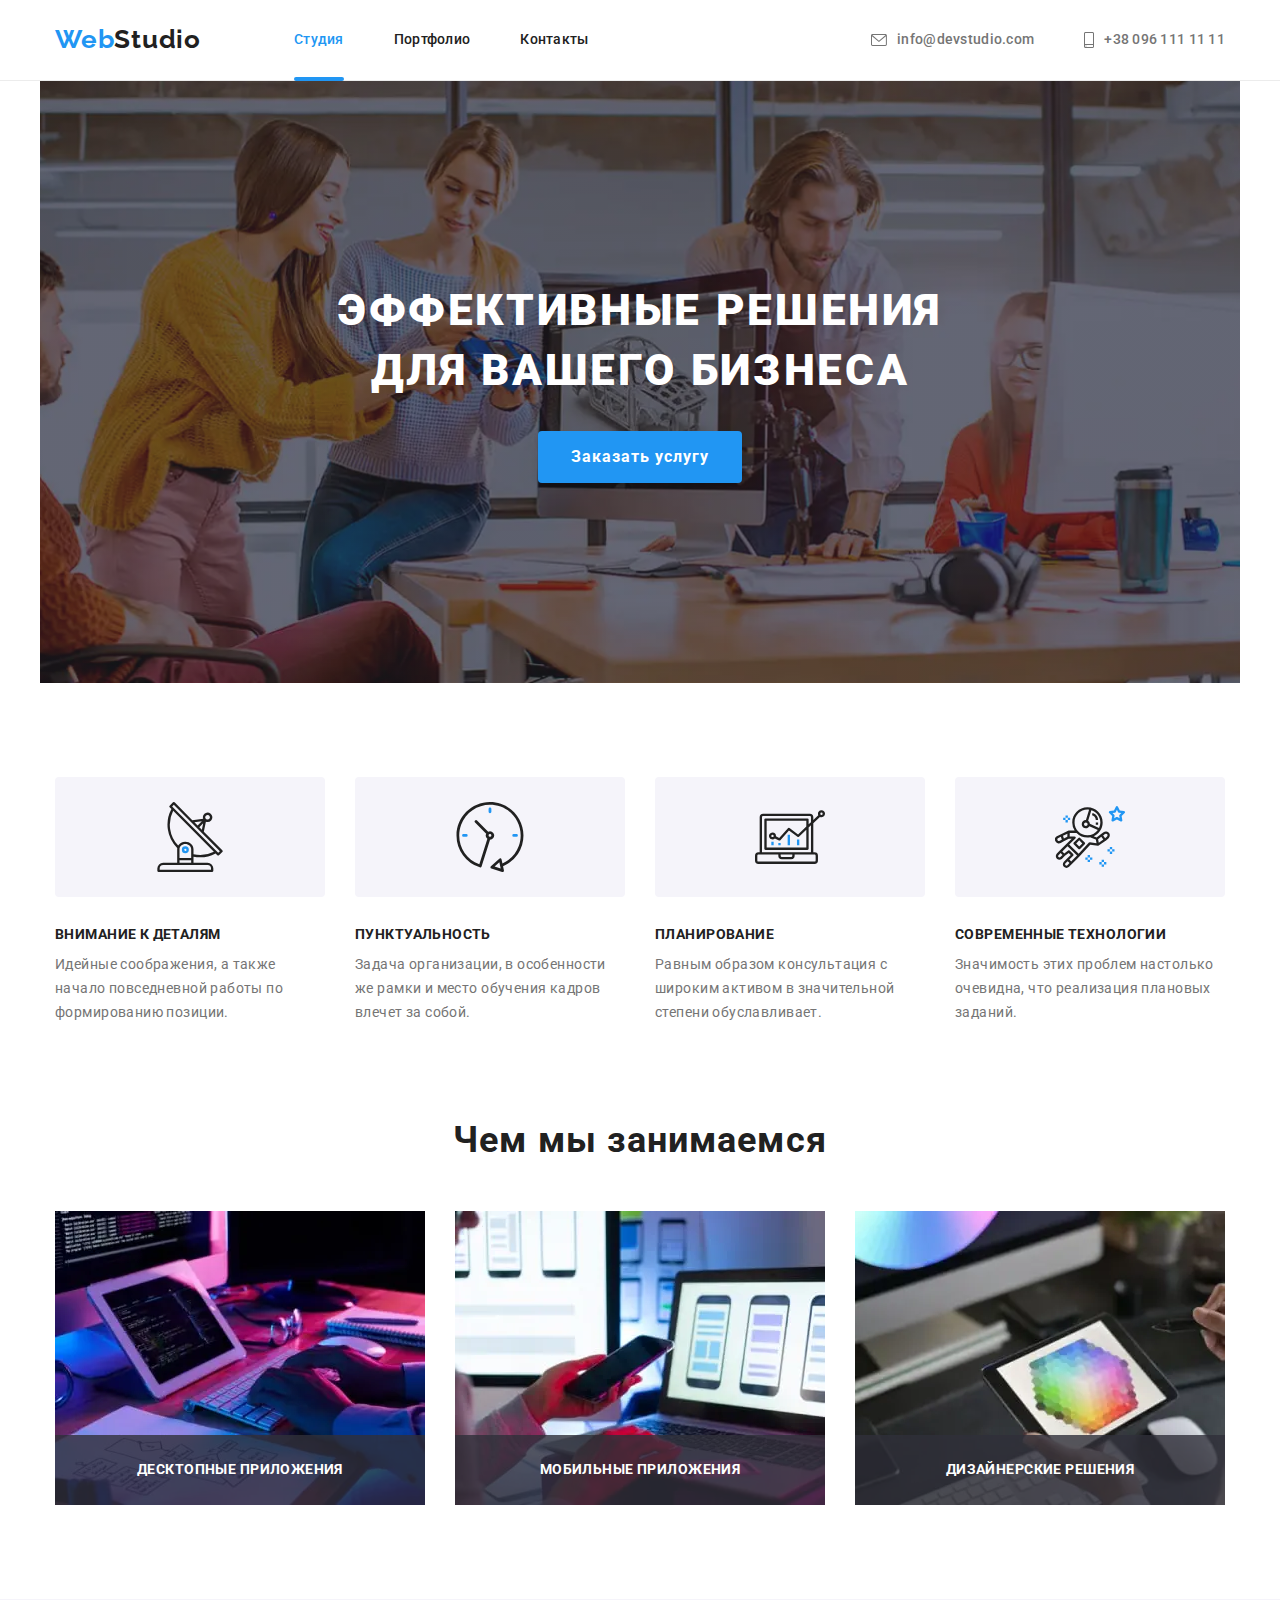
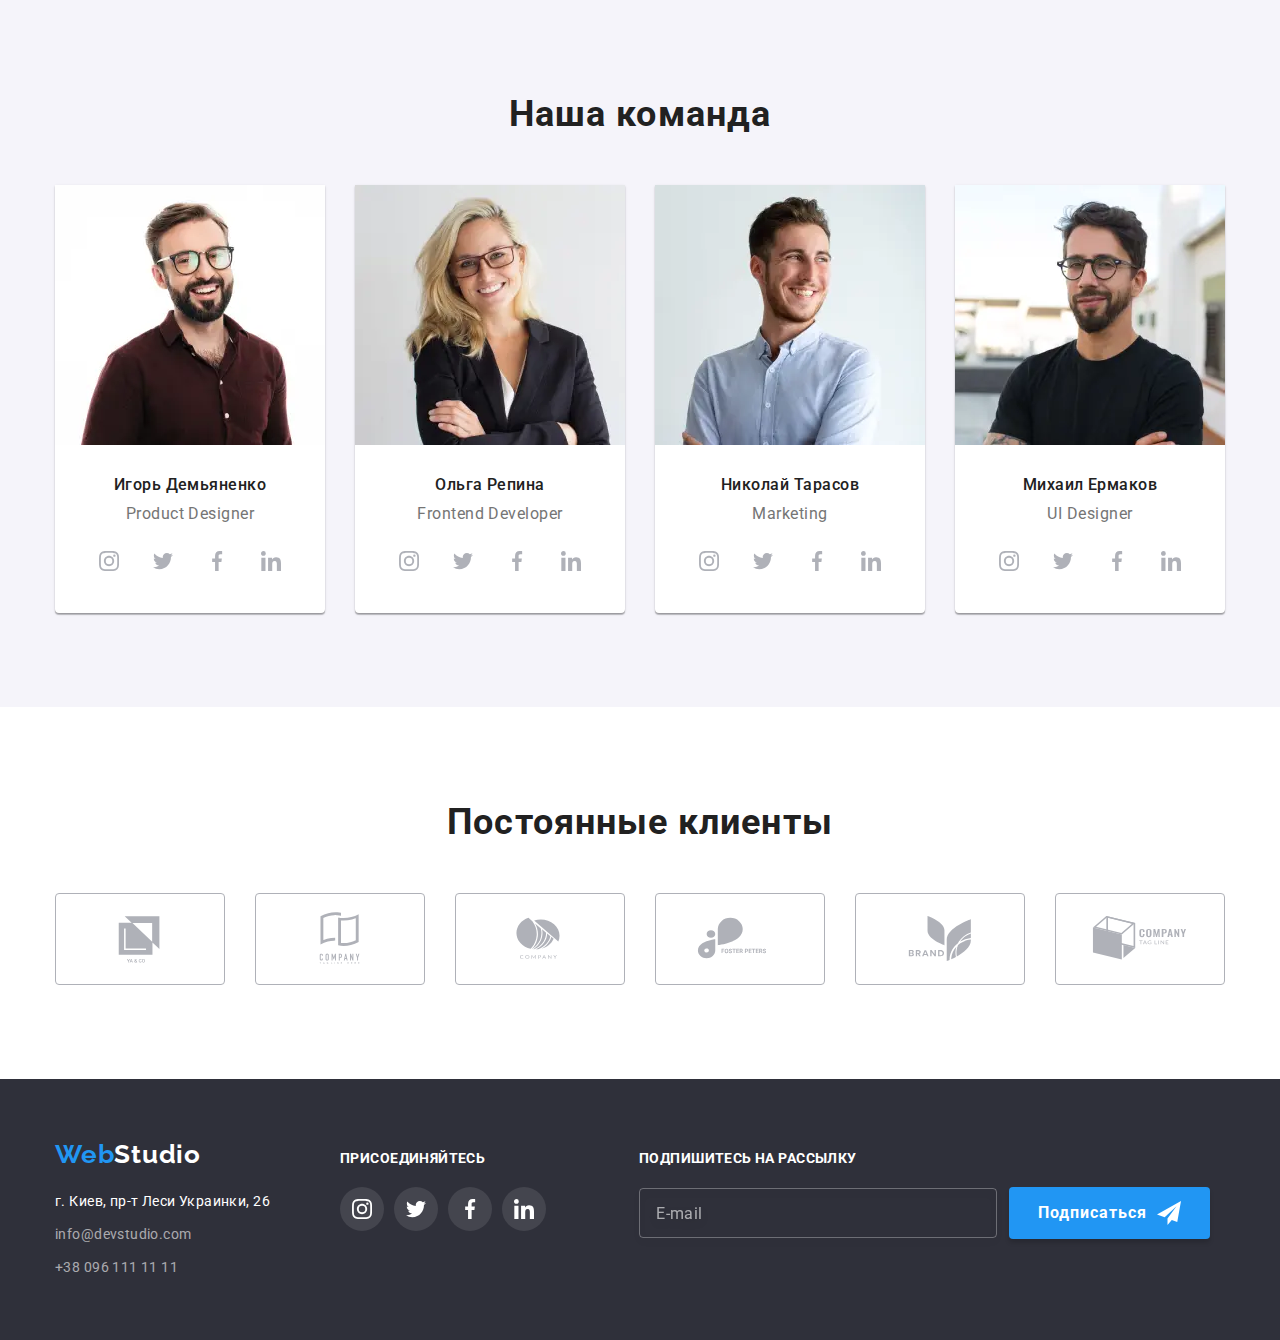
<file: index.html>
<!DOCTYPE html>
<html lang="ru">
<head>
  <meta charset="UTF-8">
  <meta http-equiv="X-UA-Compatible" content="IE=edge">
  <meta name="viewport" content="width=device-width, initial-scale=1.0" />
  <title>Web Studio</title>
  <link rel="preconnect" href="https://fonts.googleapis.com">
  <link rel="preconnect" href="https://fonts.gstatic.com" crossorigin>
  <link href="https://fonts.googleapis.com/css2?family=Raleway:wght@700&family=Roboto:wght@400;500;700;900&display=swap" 
  rel="stylesheet">
  <link rel="stylesheet" href="https://cdnjs.cloudflare.com/ajax/libs/modern-normalize/1.1.0/modern-normalize.min.css">
  <link rel="stylesheet" href="./css/main.min.css">
</head>
<body>
  <!-- Шапка профиля -->
  <header class="header"> 
   <div class="container header__container">
     <a class="logo logo__header link" href="/" lang="en">Web<span class="logo--dark">Studio</span></a>
     
      <button aria-label="Menu" class="mini-btn header-btn" data-menu-button aria-expanded="false" type="button">
         <svg class="header-btn__icon " width="18" height="18"> 
           <use class="icon-open" href="./imges/icon.svg#icon-menu-mob"></use>
           <use class="icon-close" href="./imges/icon.svg#icon-close-mob "></use>
         </svg>
      </button>
    <div class="menu__mobile" data-menu>
      <nav class="menu-nav">
      <ul class="menu-nav__list list">
        <li class="menu-nav__item"><a href="./index.html" class="menu-nav__link link">Студия</a></li>
        <li class="menu-nav__item"><a href="./portfolio.html" class="menu-nav__link link">Портфолио</a></li>
        <li class="menu-nav__item"><a href="" class="menu-nav__link link">Контакты</a></li>
      </ul>
      </nav>
      <div class="menu__group">
        <ul class="menu-contacts list">
        <li class="menu-contacts__item">
          <a href="tel:+380961111111" class="menu-contacts__link link">
           +38 096 111 11 11</a></li>
        <li class="menu-contacts__item">
          <a href="mailto:info@devstudio.com" class="menu-contacts__link link">
           info@devstudio.com</a></li>
      </ul>
      <ul class="menu-social list">
        <li class="menu-social__item"><a class="menu-social__link link" href="">Instagram</a></li>
        <li class="menu-social__item"><a class="menu-social__link link" href="">Twitter</a></li>
        <li class="menu-social__item"><a class="menu-social__link link" href="">Facebook</a></li>
        <li class="menu-social__item"><a class="menu-social__link link" href="">LinkedIn</a></li>
      </ul>
      </div>
    </div>
    <nav class="nav">
      <ul class="nav__list list">
        <li class="nav__item"><a href="./index.html" class="nav__link link curent">Студия</a></li>
        <li class="nav__item"><a href="./portfolio.html" class="nav__link link">Портфолио</a></li>
        <li class="nav__item"><a href="" class="nav__link link">Контакты</a></li>
      </ul>
    </nav>
      <ul class="contacts list">
        <li class="contacts__item">
          <a href="mailto:info@devstudio.com" class="contacts__link link">
          <svg class="contacts__icon" width="14px" height="10px">
          <use href="./imges/icon.svg#icon-envelope"></use>
          </svg> info@devstudio.com</a></li>
        <li class="contacts__item">
          <a href="tel:+380961111111" class="contacts__link link">
          <svg class="contacts__icon" width="10px" height="14px">
          <use href="./imges/icon.svg#icon-smartphone"></use>
          </svg> +38 096 111 11 11</a></li>
      </ul>
   </div>
   </header>
  <main>
    <!-- Герой -->
    <section class="hero">
      <div class="container">
        <h1 class="hero__title">Эффективные решения <br> для вашего бизнеса </h1>
        <button type="button" class="btn hero__btn" data-modal-open>Заказать услугу</button>
      </div>
      <div class="hero__backdrop is-hidden" data-modal>
        <div class="hero__modal">
              <button aria-label="Close" class="mini-btn" data-modal-close>
               <svg class="mini-btn__icon"> 
                <use href="./imges/icon.svg#icon-close "></use>
               </svg></button>
           <form class="form hero__form" autocomplete="off">
                <h2 class="form__title">Оставьте свои данные, мы вам перезвоним</h2>
                <label class="form__field">
                  <span class="form__label">Имя</span>  
                  <span class="form__position">
                    <input class="form__input" placeholder=" " type="text" name="name">
                        <svg class="form__icon form__icon--sign " width="18" height="18">
                            <use href="./imges/icon.svg#icon-1person-over"></use>
                        </svg>
                  </span>
                </label>
                <label class="form__field">
                  <span class="form__label">Телефон</span>  
                  <span class="form__position">
                    <input class="form__input" placeholder=" " type="tel" name="tel">                      
                          <svg class="form__icon form__icon--sign " width="18" height="18">
                            <use href="./imges/icon.svg#icon-1phone-over2"></use>
                        </svg>
                  </span>
                </label>
                <label class="form__field">
                  <span class="form__label">Почта</span>  
                  <span class="form__position">
                    <input class="form__input" placeholder=" " type="email" name="mail">           
                        <svg class="form__icon form__icon--sign" width="18" height="18">
                          <use href="./imges/icon.svg#icon-1email-over"></use>
                      </svg>
                  </span>
                </label>
                <label class="form__field">
                  <span class="form__label">Комментарий</span>
                  <textarea class="form__comment form__input" name="comment" rows="10" placeholder="Введите текст"></textarea>
                </label>
                <label class="form__field">
                  <span class="form__policy form__label">Соглашаюсь с рассылкой и принимаю 
                    <a class="form__link" href="">Условия договора</a>
                  </span>
                  <input class="form__checkbox  form__input" type="checkbox" name="policy">
                    
                     <svg class=" form__icon form__icon--check" width="16" height="15">
                       <use href="./imges/icon.svg#icon-1check-over"></use>
                   </svg>
               </label>
                <button class="btn form__btn" type="submit">Отправить</button>
        </form>
        </div>
      </div>

    </section>
  <!-- Особенности -->
  <section class="section hang__section">
    <div class="container">
      <h2 class="" hidden>Особенности</h2>
      <ul class="hang list">
        <li class="hang__item">
          <div class="hang__thumb">
            <svg class="hang__icon">
              <use href="./imges/icon.svg#icon-antenna"></use>
            </svg>
          </div>
          <h3 class="hang__subtitle">Внимание к деталям</h3>
          <p class="hang__text">
            Идейные соображения, а также начало повседневной работы по формированию позиции.
          </p>
        </li>
        <li class="hang__item">
          <div class="hang__thumb">
            <svg class="hang__icon">
              <use href="./imges/icon.svg#icon-clock"></use>
            </svg>
          </div>
          <h3 class="hang__subtitle">Пунктуальность</h3>
          <p class="hang__text">
            Задача организации, в особенности же рамки и место обучения кадров влечет за собой.
          </p>
        </li>
        <li class="hang__item">
          <div class="hang__thumb">
            <svg class="hang__icon" >
              <use href="./imges/icon.svg#icon-diagram"></use>
            </svg>
          </div>
          <h3 class="hang__subtitle">Планирование</h3>
          <p class="hang__text">
            Равным образом консультация с широким активом в значительной степени обуславливает.
          </p>
        </li>
        <li class="hang__item">
          <div class="hang__thumb">
            <svg class="hang__icon" >
              <use href="./imges/icon.svg#icon-astronaut"></use>
            </svg>
          </div>
          <h3 class="hang__subtitle">Современные технологии</h3>
          <p class="hang__text">
            Значимость этих проблем настолько очевидна, что реализация плановых заданий.
          </p>
        </li>
      </ul>
    </div>
  </section>
  <!-- Чем мы занимаемся -->
  <section class="about section">
    <div class="container">
      <h2 class="basic__title">Чем мы занимаемся</h2>
      <ul class="list about__list">
        <li class="about__item">
          <picture>
             <source srcset="./imges/about/about-1.webp 1x, ./imges/about/about-1@2x.webp 2x"
             media="(min-width: 1200px)"
             type="image/webp" />
             <source srcset="./imges/about/about-1.jpg 1x, ./imges/about/about-1@2x.jpg 2x" 
             media="(min-width: 1200px)" 
             type="image/jpeg" />
             <img src="./imges/about/about-1.jpg" 
               alt="Создание сайтов"
               width=450
               height=460 />
           </picture>
          <div class="about__box">
            <p class="about__text">Десктопные приложения</p>
          </div>
        </li>
        <li class="about__item">
          <picture>
             <source srcset="./imges/about/about-2.webp 1x, ./imges/about/about-2@2x.webp 2x"
             media="(min-width: 1200px)"
             type="image/webp" />
             <source srcset="./imges/about/about-2.jpg 1x, ./imges/about/about-2@2x.jpg 2x" 
             media="(min-width: 1200px)" 
             type="image/jpeg" />
             <img src="./imges/about/about-2.jpg" 
               alt="Адаптация под мобильные устройства"
               width=450
               height=460 />
           </picture>
          <div class="about__box">
            <p class="about__text">Мобильные приложения</p>
          </div>
        </li>
        <li class="about__item">
          <picture>
             <source srcset="./imges/about/about-3.webp 1x, ./imges/about/about-3@2x.webp 2x"
             media="(min-width: 1200px)"
             type="image/webp" />
             <source srcset="./imges/about/about-3.jpg 1x, ./imges/about/about-3@2x.jpg 2x" 
             media="(min-width: 1200px)" 
             type="image/jpeg" />
             <img src="./imges/about/about-3.jpg" 
               alt="Выбор цветовой гаммы"
               width=450
               height=460 />
           </picture>
          <div class="about__box">
            <p class="about__text">Дизайнерские решения</p>
          </div>          
        </li>
      </ul>
    </div>
  </section>
  <!-- Наша команда -->
  <section class="team section">
    <div class="container">
      <h2 class="basic__title">Наша команда</h2>
      <ul class="team__list list">
        <li class="team__item">
           <picture>
             <source srcset="./imges/team/team-1-l.webp 1x, ./imges/team/team-1-l@2x.webp 2x"
             media="(min-width: 1200px)"
             type="image/webp" />
             <source srcset="./imges/team/team-1-l.jpg 1x, ./imges/team/team-1-l@2x.jpg 2x" 
             media="(min-width: 1200px)" 
             type="image/jpeg" />
             <source srcset="./imges/team/team-1-m.webp 1x, ./imges/team/team-1-m@2x.webp 2x" 
             media="(min-width: 768px)"
             type="image/webp" />
             <source srcset="./imges/team/team-1-m.jpg 1x, ./imges/team/team-1-m@2x.jpg 2x" 
             media="(min-width: 768px)" 
             type="image/jpeg" />
             <source srcset="./imges/team/team-1-s.webp 1x, ./imges/team/team-1-s@2x.webp 2x" 
             media="(max-width: 767px)" 
             type="image/webp" />
             <source srcset="./imges/team/team-1-s.jpg 1x, ./imges/team/team-1-s@2x.jpg 2x" 
             media="(max-width: 767px)" 
             type="image/jpeg" />
             <img src="./imges/team/team-1-s.jpg" 
               alt="фото Игорь Демьяненко" 
               width=450
               height=460 />
           </picture>
          <div class="team__container">
            <h3 class="team__after-title">Игорь Демьяненко</h3>
            <p lang="en" class="team__text">Product Designer</p>
            <ul class="social__list list">
              <li class="social__item">
                <a href="" class="social__link link">
                  <svg class="social__icon" >
                    <use href="./imges/icon.svg#icon-instagram"></use>
                  </svg>
                </a>
              </li>
              <li class="social__item">
                <a href="" class="social__link link">
                  <svg class="social__icon">
                    <use href="./imges/icon.svg#icon-twitter"></use>
                  </svg>
                </a>
              </li>
              <li class="social__item">
                <a href="" class="social__link link">
                  <svg class="social__icon">
                    <use href="./imges/icon.svg#icon-facebook"></use>
                  </svg>
                </a>
              </li>
              <li class="social__item">
                <a href="" class="social__link link">
                  <svg class="social__icon">
                    <use href="./imges/icon.svg#icon-linkedin"></use>
                  </svg>
                </a>
              </li>
            </ul>
          </div>
        </li>
        <li class="team__item">
          <picture>
             <source srcset="./imges/team/team-2-l.webp 1x, ./imges/team/team-2-l@2x.webp 2x"
             media="(min-width: 1200px)"
             type="image/webp" />
             <source srcset="./imges/team/team-2-l.jpg 1x, ./imges/team/team-2-l@2x.jpg 2x" 
             media="(min-width: 1200px)" 
             type="image/jpeg" />
             <source srcset="./imges/team/team-2-m.webp 1x, ./imges/team/team-2-m@2x.webp 2x" 
             media="(min-width: 768px)"
             type="image/webp" />
             <source srcset="./imges/team/team-2-m.jpg 1x, ./imges/team/team-2-m@2x.jpg 2x" 
             media="(min-width: 768px)" 
             type="image/jpeg" />
             <source srcset="./imges/team/team-2-s.webp 1x, ./imges/team/team-2-s@2x.webp 2x" 
             media="(max-width: 767px)" 
             type="image/webp" />
             <source srcset="./imges/team/team-2-s.jpg 1x, ./imges/team/team-2-s@2x.jpg 2x" 
             media="(max-width: 767px)" 
             type="image/jpeg" />
             <img src="./imges/team/team-2-s.jpg" 
               alt="фото Ольга Репина" 
               width=450
               height=460 />
           </picture>
          <div class="team__container">
            <h3 class="team__after-title">Ольга Репина</h3>
            <p lang="en" class="team__text">Frontend Developer</p>
            <ul class="social__list list">
              <li class="social__item">
                <a href="" class="social__link link">
                  <svg class="social__icon" >
                    <use href="./imges/icon.svg#icon-instagram"></use>
                  </svg>
                </a>
              </li>
              <li class="social__item">
                <a href="" class="social__link link">
                  <svg class="social__icon">
                    <use href="./imges/icon.svg#icon-twitter"></use>
                  </svg>
                </a>
              </li>
              <li class="social__item">
                <a href="" class="social__link link">
                  <svg class="social__icon">
                    <use href="./imges/icon.svg#icon-facebook"></use>
                  </svg>
                </a>
              </li>
              <li class="social__item">
                <a href="" class="social__link link">
                  <svg class="social__icon">
                    <use href="./imges/icon.svg#icon-linkedin"></use>
                  </svg>
                </a>
              </li>
            </ul>
          </div>
        </li>
        <li class="team__item">
          <picture>
             <source srcset="./imges/team/team-3-l.webp 1x, ./imges/team/team-3-l@2x.webp 2x"
             media="(min-width: 1200px)"
             type="image/webp" />
             <source srcset="./imges/team/team-3-l.jpg 1x, ./imges/team/team-3-l@2x.jpg 2x" 
             media="(min-width: 1200px)" 
             type="image/jpeg" />
             <source srcset="./imges/team/team-3-m.webp 1x, ./imges/team/team-3-m@2x.webp 2x" 
             media="(min-width: 768px)"
             type="image/webp" />
             <source srcset="./imges/team/team-3-m.jpg 1x, ./imges/team/team-3-m@2x.jpg 2x" 
             media="(min-width: 768px)" 
             type="image/jpeg" />
             <source srcset="./imges/team/team-3-s.webp 1x, ./imges/team/team-3-s@2x.webp 2x" 
             media="(max-width: 767px)" 
             type="image/webp" />
             <source srcset="./imges/team/team-3-s.jpg 1x, ./imges/team/team-3-s@2x.jpg 2x" 
             media="(max-width: 767px)" 
             type="image/jpeg" />
             <img src="./imges/team/team-3-s.jpg" 
               alt="фото Николай Тарасов" 
               width=450
               height=460 />
           </picture>
          <div class="team__container">
            <h3 class="team__after-title">Николай Тарасов</h3>
            <p lang="en" class="team__text">Marketing</p>
            <ul class="social__list list">
              <li class="social__item">
                <a href="" class="social__link link">
                  <svg class="social__icon" >
                    <use href="./imges/icon.svg#icon-instagram"></use>
                  </svg>
                </a>
              </li>
              <li class="social__item">
                <a href="" class="social__link link">
                  <svg class="social__icon">
                    <use href="./imges/icon.svg#icon-twitter"></use>
                  </svg>
                </a>
              </li>
              <li class="social__item">
                <a href="" class="social__link link">
                  <svg class="social__icon">
                    <use href="./imges/icon.svg#icon-facebook"></use>
                  </svg>
                </a>
              </li>
              <li class="social__item">
                <a href="" class="social__link link">
                  <svg class="social__icon">
                    <use href="./imges/icon.svg#icon-linkedin"></use>
                  </svg>
                </a>
              </li>
            </ul>
          </div>         
        </li>
         <li class="team__item">
           <picture>
             <source srcset="./imges/team/team-4-l.webp 1x, ./imges/team/team-4-l@2x.webp 2x"
             media="(min-width: 1200px)"
             type="image/webp" />
             <source srcset="./imges/team/team-4-l.jpg 1x, ./imges/team/team-4-l@2x.jpg 2x" 
             media="(min-width: 1200px)" 
             type="image/jpeg" />
             <source srcset="./imges/team/team-4-m.webp 1x, ./imges/team/team-4-m@2x.webp 2x" 
             media="(min-width: 768px)"
             type="image/webp" />
             <source srcset="./imges/team/team-4-m.jpg 1x, ./imges/team/team-4-m@2x.jpg 2x" 
             media="(min-width: 768px)" 
             type="image/jpeg" />
             <source srcset="./imges/team/team-4-s.webp 1x, ./imges/team/team-4-s@2x.webp 2x" 
             media="(max-width: 767px)" 
             type="image/webp" />
             <source srcset="./imges/team/team-4-s.jpg 1x, ./imges/team/team-4-s@2x.jpg 2x" 
             media="(max-width: 767px)" 
             type="image/jpeg" />
             <img src="./imges/team/team-4-s.jpg" 
               alt="фото Михаил Ермаков" 
               width=450
               height=460 />
           </picture>
          <div class="team__container">
            <h3 class="team__after-title">Михаил Ермаков</h3>
            <p lang="en" class="team__text">UI Designer</p>
            <ul class="social__list list">
              <li class="social__item">
                <a href="" class="social__link link">
                  <svg class="social__icon" >
                    <use href="./imges/icon.svg#icon-instagram"></use>
                  </svg>
                </a>
              </li>
              <li class="social__item">
                <a href="" class="social__link link">
                  <svg class="social__icon">
                    <use href="./imges/icon.svg#icon-twitter"></use>
                  </svg>
                </a>
              </li>
              <li class="social__item">
                <a href="" class="social__link link">
                  <svg class="social__icon">
                    <use href="./imges/icon.svg#icon-facebook"></use>
                  </svg>
                </a>
              </li>
              <li class="social__item">
                <a href="" class="social__link link">
                  <svg class="social__icon">
                    <use href="./imges/icon.svg#icon-linkedin"></use>
                  </svg>
                </a>
              </li>
            </ul> 
          </div>      
        </li>
      </ul>
    </div>
  </section>
  <section class="cliens section" >
  <div class="container">
    <h2 class="basic__title">Постоянные клиенты</h2>
    <ul class="cliens__list list">
      <li class="cliens__item">
        <a href="" class="cliens__link link">
          <svg class="cliens__icon">
            <use href="./imges/icon.svg#icon-Logo"></use>
          </svg>
        </a>
      </li>
      <li class="cliens__item">
        <a href="" class="cliens__link link">
          <svg class="cliens__icon">
            <use href="./imges/icon.svg#icon-Logo-1"></use>
          </svg>
        </a>
      </li>
      <li class="cliens__item">
        <a href="" class="cliens__link link">
          <svg class="cliens__icon">
            <use href="./imges/icon.svg#icon-Logo-2"></use>
          </svg>
        </a>
      </li>
      <li class="cliens__item">
        <a href="" class="cliens__link link">
          <svg class="cliens__icon">
            <use href="./imges/icon.svg#icon-Logo-3"></use>
          </svg>
        </a>
      </li>
      <li class="cliens__item">
        <a href="" class="cliens__link link">
          <svg class="cliens__icon">
            <use href="./imges/icon.svg#icon-Logo-4"></use>
          </svg>
        </a>
      </li>
      <li class="cliens__item">
        <a href="" class="cliens__link link">
          <svg class="cliens__icon">
            <use href="./imges/icon.svg#icon-Logo-5"></use>
          </svg>
        </a>
      </li>
    </ul>
  </div>
  </section>
  </main>
  <!-- Подвал -->
  <footer class="footer">
    <div class="container">
      <div class="adress__wrapper">
        <div >
        <a class="logo logo__footer link" href="/" lang="en">Web<span class="logo--light">Studio</span></a>
      <address class="adress">
          <ul class="adress__list list">
              <li class="adress__item"><a href="https://goo.gl/maps/b5EeNN71cbGi42LY8" target="_blank" rel ="noopener noreferrer" class="adress__link link adress__link--map">г. Киев, пр-т Леси Украинки, 26</a></li>
              <li class="adress__item"><a href="mailto:info@devstudio.com" class="adress__link link">info@devstudio.com</a></li>
              <li class="adress__item"><a href="tel:+380961111111" class="adress__link link">+38 096 111 11 11</a></li>
          </ul>
      </address>
      </div>
      <div class="wrapper">
        <p class="footer__title">присоединяйтесь</p>
      <ul class="social__list list social__list--footer">
              <li class="social__item">
                <a href="" class="social__link link social__link--dark-bc">
                  <svg class="social__icon" >
                    <use href="./imges/icon.svg#icon-instagram"></use>
                  </svg>
                </a>
              </li>
              <li class="social__item">
                <a href="" class="social__link link social__link--dark-bc">
                  <svg class="social__icon">
                    <use href="./imges/icon.svg#icon-twitter"></use>
                  </svg>
                </a>
              </li>
              <li class="social__item">
                <a href="" class="social__link link social__link--dark-bc">
                  <svg class="social__icon">
                    <use href="./imges/icon.svg#icon-facebook"></use>
                  </svg>
                </a>
              </li>
              <li class="social__item">
                <a href="" class="social__link link social__link--dark-bc">
                  <svg class="social__icon">
                    <use href="./imges/icon.svg#icon-linkedin"></use>
                  </svg>
                </a>
              </li>
            </ul>  
      </div>
      </div>
      <div class="subscribe">
        <form class="form" autocomplete="off">
          <p class="footer__title">Подпишитесь на рассылку</p>
          <div class="subscribe__wrapper">
            <label class="subscribe__field">
              <input class="subscribe__input" placeholder="E-mail" type="email" name="mail">
              <span class="subscribe__label" hidden>Почта</span>
          </label>
          
          <button class="btn footer__btn" type="submit">Подписаться
            <svg class="subscribe__icon">
              <use href="./imges/icon.svg#icon-1icon-send"></use>
            </svg>
          </button>
          </div>
        </form>
      </div>
    </div>
  </footer>
  <script src="./js/model.js"></script>
  <script src="./js/form-btn.js"></script>
  <script src="./js/menu.js"></script>
</body>
</html>
</file>
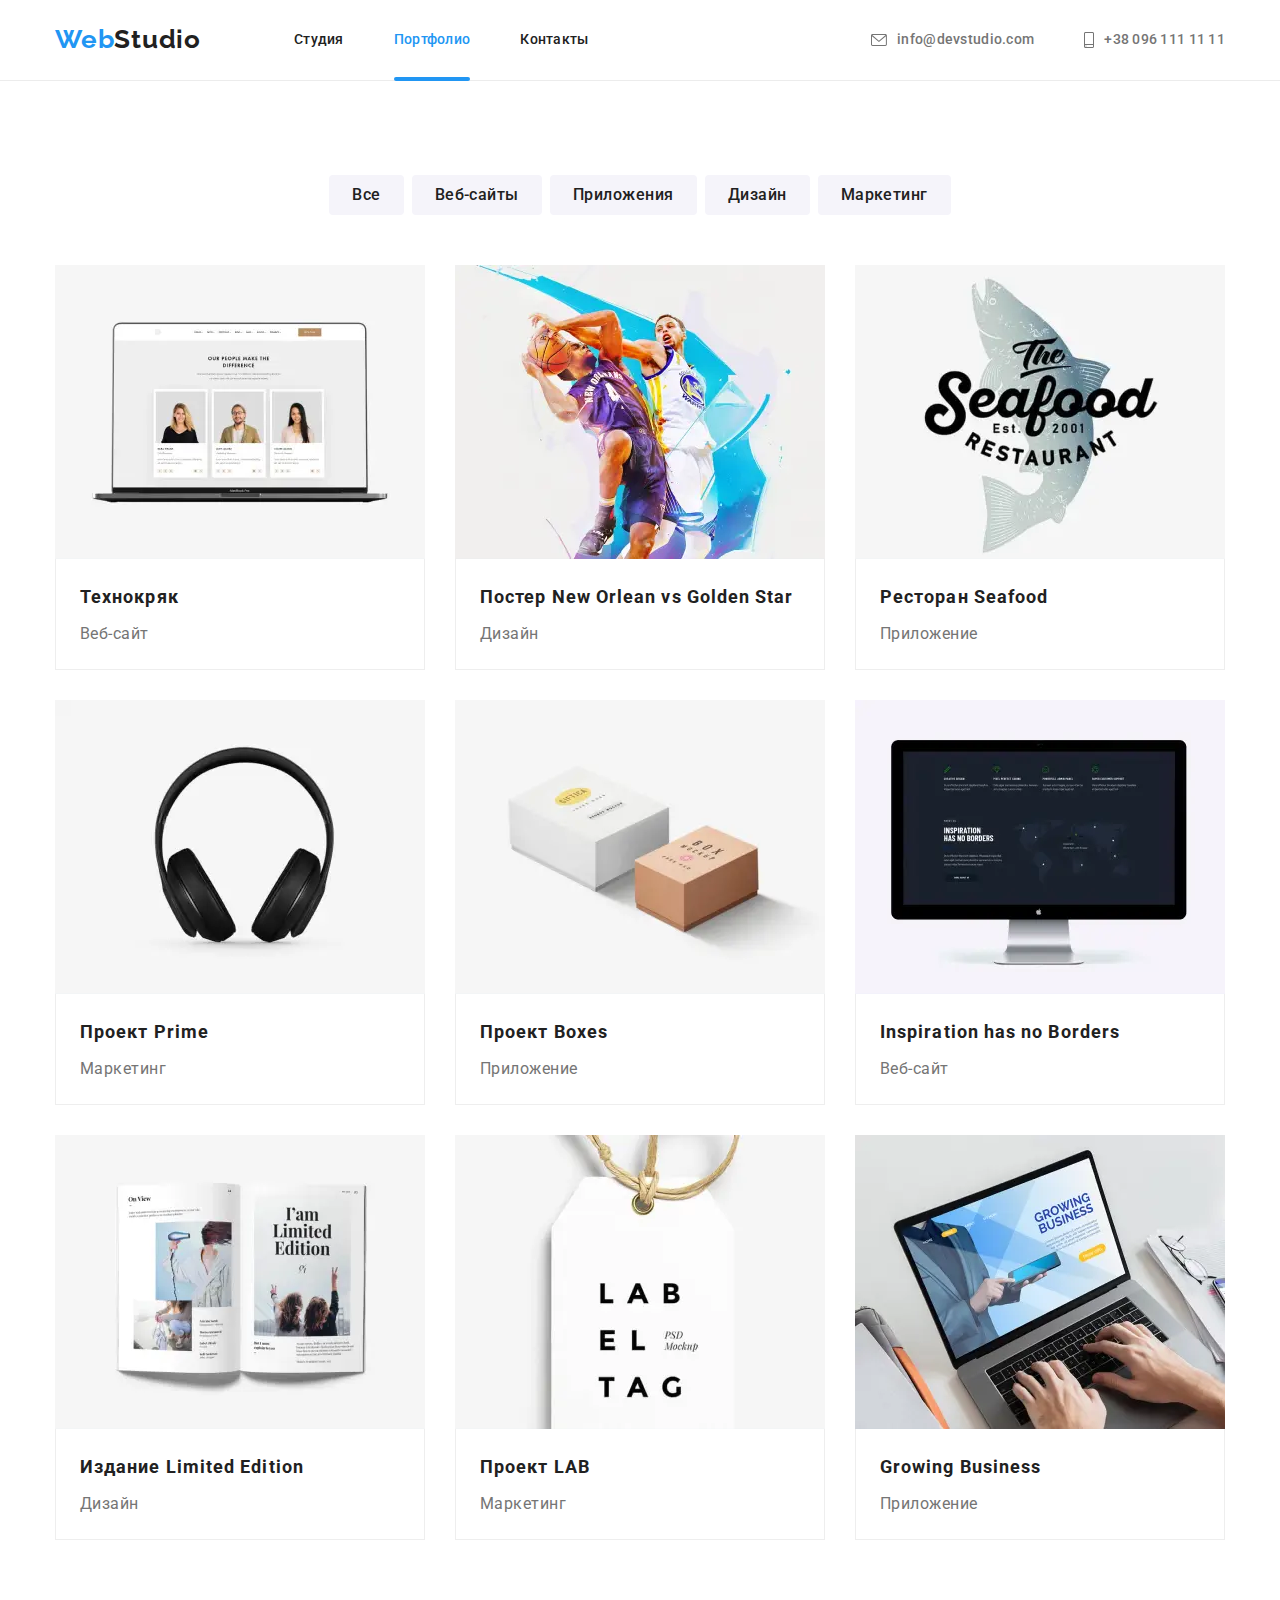
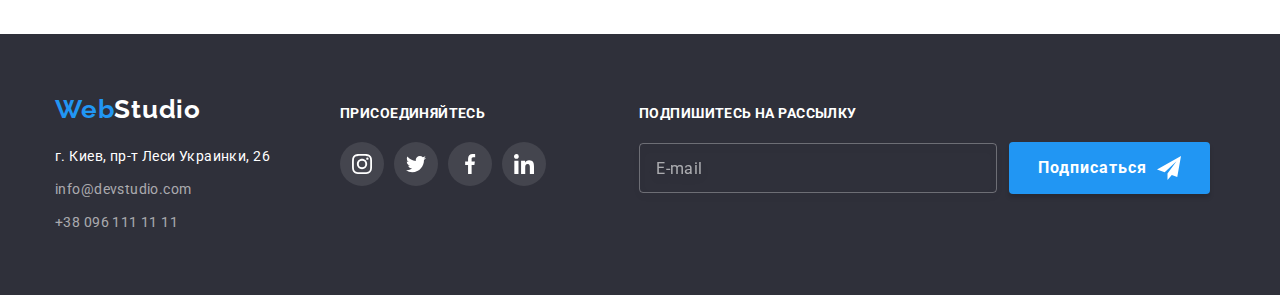
<file: portfolio.html>
<!DOCTYPE html>
<html lang="ru">
<head>
  <meta charset="UTF-8">
  <meta http-equiv="X-UA-Compatible" content="IE=edge">
  <meta name="viewport" content="width=device-width, initial-scale=1.0" />
  <title>Web Studio</title>
  <link rel="preconnect" href="https://fonts.googleapis.com">
  <link rel="preconnect" href="https://fonts.gstatic.com" crossorigin>
  <link href="https://fonts.googleapis.com/css2?family=Raleway:wght@700&family=Roboto:wght@400;500;700;900&display=swap" 
  rel="stylesheet">
  <link rel="stylesheet" href="https://cdnjs.cloudflare.com/ajax/libs/modern-normalize/1.1.0/modern-normalize.min.css">
  <link rel="stylesheet" href="./css/main.min.css">
</head>
<body>
  <!-- Шапка профиля -->
  <header class="header"> 
   <div class="container header__container">
     <a class="logo logo__header link" href="/" lang="en">Web<span class="logo--dark">Studio</span></a>
     
      <button aria-label="Menu" class="mini-btn header-btn" data-menu-button aria-expanded="false" type="button">
         <svg class="header-btn__icon " width="18" height="18"> 
           <use class="icon-open" href="./imges/icon.svg#icon-menu-mob"></use>
           <use class="icon-close" href="./imges/icon.svg#icon-close-mob "></use>
         </svg>
      </button>
    <div class="menu__mobile" data-menu>
      <nav class="menu-nav">
      <ul class="menu-nav__list list">
        <li class="menu-nav__item"><a href="./index.html" class="menu-nav__link link">Студия</a></li>
        <li class="menu-nav__item"><a href="./portfolio.html" class="menu-nav__link link">Портфолио</a></li>
        <li class="menu-nav__item"><a href="" class="menu-nav__link link">Контакты</a></li>
      </ul>
      </nav>
      <div class="menu__group">
        <ul class="menu-contacts list">
        <li class="menu-contacts__item">
          <a href="tel:+380961111111" class="menu-contacts__link link">
           +38 096 111 11 11</a></li>
        <li class="menu-contacts__item">
          <a href="mailto:info@devstudio.com" class="menu-contacts__link link">
           info@devstudio.com</a></li>
      </ul>
      <ul class="menu-social list">
        <li class="menu-social_item"><a class="menu-social_link link" href="">Instagram</a></li>
        <li class="menu-social_item"><a class="menu-social_link link" href="">Twitter</a></li>
        <li class="menu-social_item"><a class="menu-social_link link" href="">Facebook</a></li>
        <li class="menu-social_item"><a class="menu-social_link link" href="">LinkedIn</a></li>
      </ul>
      </div>
    </div>


    <nav class="nav">
      <ul class="nav__list list">
        <li class="nav__item"><a href="./index.html" class="nav__link link">Студия</a></li>
        <li class="nav__item"><a href="./portfolio.html" class="nav__link link curent">Портфолио</a></li>
        <li class="nav__item"><a href="" class="nav__link link">Контакты</a></li>
      </ul>
    </nav>
      <ul class="contacts list">
        <li class="contacts__item">
          <a href="mailto:info@devstudio.com" class="contacts__link link">
          <svg class="contacts__icon" width="14px" height="10px">
          <use href="./imges/icon.svg#icon-envelope"></use>
          </svg> info@devstudio.com</a></li>
        <li class="contacts__item">
          <a href="tel:+380961111111" class="contacts__link link">
          <svg class="contacts__icon" width="10px" height="14px">
          <use href="./imges/icon.svg#icon-smartphone"></use>
          </svg> +38 096 111 11 11</a></li>
      </ul>
   </div>
   </header>
  <main>
   <!-- Кнопки проектов -->
   <section class="portfolio section"> 
       <div class="container">
        <h1 class="portfolio__title" hidden>Портфолио</h1>
        <ul class="portfolio__list list">
          <li class="portfolio__item"><button type="button" class="portfolio__btn">Все</button></li>
          <li class="portfolio__item"><button type="button" class="portfolio__btn">Веб-сайты</button></li>
          <li class="portfolio__item"><button type="button" class="portfolio__btn">Приложения</button></li>
          <li class="portfolio__item"><button type="button" class="portfolio__btn">Дизайн</button></li>
          <li class="portfolio__item"><button type="button" class="portfolio__btn">Маркетинг</button> </li>
        </ul>        
   <!-- Наши проекты -->
    <ul class="projects__list list"> 
        <li class="projects__item">
            <a href="" class="projects__link link">
              <div class="projects__thumb">
                <picture>
             <source srcset="./imges/portfolio/portfolio-1-l.webp 1x, ./imges/portfolio/portfolio-1-l@2x.webp 2x"
             media="(min-width: 1200px)"
             type="image/webp" />
             <source srcset="./imges/portfolio/portfolio-1-l.jpg 1x, ./imges/portfolio/portfolio-1-l@2x.jpg 2x" 
             media="(min-width: 1200px)" 
             type="image/jpeg" />
             <source srcset="./imges/portfolio/portfolio-1-m.webp 1x, ./imges/portfolio/portfolio-1-m@2x.webp 2x" 
             media="(min-width: 768px)"
             type="image/webp" />
             <source srcset="./imges/portfolio/portfolio-1-m.jpg 1x, ./imges/portfolio/portfolio-1-m@2x.jpg 2x" 
             media="(min-width: 768px)" 
             type="image/jpeg" />
             <source srcset="./imges/portfolio/portfolio-1-s.webp 1x, ./imges/portfolio/portfolio-1-s@2x.webp 2x" 
             media="(max-width: 767px)" 
             type="image/webp" />
             <source srcset="./imges/portfolio/portfolio-1-s.jpg 1x, ./imges/portfolio/portfolio-1-s@2x.jpg 2x" 
             media="(max-width: 767px)" 
             type="image/jpeg" />
             <img src="./imges/portfolio/portfolio-1-s.jpg" 
               alt="Сайт Технокряк"
               width=450 
               height=294 />
                </picture>
                <div class="overlay projects__overlay">
                  <p class="overlay__text">Ресурс предлагает комплексные предложения с разным уровнем функционала и сервисов. 
                    Все это позволит посетителю получить исчерпывающие сведения о компании или частном лице.</p>
                </div>
              </div>
                <div class="projects__content">
                    <h3 class="projects__title">Технокряк</h3>
                    <p class="projects__text">Веб-сайт</p>
                </div>
            </a>   
        </li>
        <li class="projects__item">
            <a href="" class="projects__link link">
              <div class="projects__thumb">
                <picture>
             <source srcset="./imges/portfolio/portfolio-2-l.webp 1x, ./imges/portfolio/portfolio-2-l@2x.webp 2x"
             media="(min-width: 1200px)"
             type="image/webp" />
             <source srcset="./imges/portfolio/portfolio-2-l.jpg 1x, ./imges/portfolio/portfolio-2-l@2x.jpg 2x" 
             media="(min-width: 1200px)" 
             type="image/jpeg" />
             <source srcset="./imges/portfolio/portfolio-2-m.webp 1x, ./imges/portfolio/portfolio-2-m@2x.webp 2x" 
             media="(min-width: 768px)"
             type="image/webp" />
             <source srcset="./imges/portfolio/portfolio-2-m.jpg 1x, ./imges/portfolio/portfolio-2-m@2x.jpg 2x" 
             media="(min-width: 768px)" 
             type="image/jpeg" />
             <source srcset="./imges/portfolio/portfolio-2-s.webp 1x, ./imges/portfolio/portfolio-2-s@2x.webp 2x" 
             media="(max-width: 767px)" 
             type="image/webp" />
             <source srcset="./imges/portfolio/portfolio-2-s.jpg 1x, ./imges/portfolio/portfolio-2-s@2x.jpg 2x" 
             media="(max-width: 767px)" 
             type="image/jpeg" />
             <img src="./imges/portfolio/portfolio-2-s.jpg" 
               alt="Дизайн Постеров"
               width=450 
               height=294 />
                </picture>
                <div class="overlay projects__overlay">
                  <p class="overlay__text">Ресурс предлагает комплексные предложения с разным уровнем функционала и сервисов. 
                    Все это позволит посетителю получить исчерпывающие сведения о компании или частном лице.</p>
                </div>
              </div>
                <div class="projects__content">
                    <h3 class="projects__title">Постер <span lang="en">New Orlean vs Golden Star</span></h3>
                    <p class="projects__text">Дизайн</p>
                </div>
            </a>
        </li>
        <li class="projects__item">
            <a href="" class="projects__link link">
              <div class="projects__thumb">
                <picture>
             <source srcset="./imges/portfolio/portfolio-3-l.webp 1x, ./imges/portfolio/portfolio-3-l@2x.webp 2x"
             media="(min-width: 1200px)"
             type="image/webp" />
             <source srcset="./imges/portfolio/portfolio-3-l.jpg 1x, ./imges/portfolio/portfolio-3-l@2x.jpg 2x" 
             media="(min-width: 1200px)" 
             type="image/jpeg" />
             <source srcset="./imges/portfolio/portfolio-3-m.webp 1x, ./imges/portfolio/portfolio-3-m@2x.webp 2x" 
             media="(min-width: 768px)"
             type="image/webp" />
             <source srcset="./imges/portfolio/portfolio-3-m.jpg 1x, ./imges/portfolio/portfolio-3-m@2x.jpg 2x" 
             media="(min-width: 768px)" 
             type="image/jpeg" />
             <source srcset="./imges/portfolio/portfolio-3-s.webp 1x, ./imges/portfolio/portfolio-3-s@2x.webp 2x" 
             media="(max-width: 767px)" 
             type="image/webp" />
             <source srcset="./imges/portfolio/portfolio-3-s.jpg 1x, ./imges/portfolio/portfolio-3-s@2x.jpg 2x" 
             media="(max-width: 767px)" 
             type="image/jpeg" />
             <img src="./imges/portfolio/portfolio-3-s.jpg" 
               alt="Приложение для ресторана"
               width=450
               height=294 />
                </picture>
                <div class="overlay projects__overlay">
                  <p class="overlay__text">Ресурс предлагает комплексные предложения с разным уровнем функционала и сервисов. 
                    Все это позволит посетителю получить исчерпывающие сведения о компании или частном лице.</p>
                </div>
              </div>
                <div class="projects__content">
                    <h3 class="projects__title">Ресторан <span lang="en">Seafood</span></h3>
                    <p class="projects__text">Приложение</p>
                </div>
                
            </a>
        </li>
        <li class="projects__item">
            <a href="" class="projects__link link">
              <div class="projects__thumb">
                <picture>
             <source srcset="./imges/portfolio/portfolio-4-l.webp 1x, ./imges/portfolio/portfolio-4-l@2x.webp 2x"
             media="(min-width: 1200px)"
             type="image/webp" />
             <source srcset="./imges/portfolio/portfolio-4-l.jpg 1x, ./imges/portfolio/portfolio-4-l@2x.jpg 2x" 
             media="(min-width: 1200px)" 
             type="image/jpeg" />
             <source srcset="./imges/portfolio/portfolio-4-m.webp 1x, ./imges/portfolio/portfolio-4-m@2x.webp 2x" 
             media="(min-width: 768px)"
             type="image/webp" />
             <source srcset="./imges/portfolio/portfolio-4-m.jpg 1x, ./imges/portfolio/portfolio-4-m@2x.jpg 2x" 
             media="(min-width: 768px)" 
             type="image/jpeg" />
             <source srcset="./imges/portfolio/portfolio-4-s.webp 1x, ./imges/portfolio/portfolio-4-s@2x.webp 2x" 
             media="(max-width: 767px)" 
             type="image/webp" />
             <source srcset="./imges/portfolio/portfolio-4-s.jpg 1x, ./imges/portfolio/portfolio-4-s@2x.jpg 2x" 
             media="(max-width: 767px)" 
             type="image/jpeg" />
             <img src="./imges/portfolio/portfolio-4-s.jpg" 
               alt="Проект Прайм"
               width=450 
               height=294 />
                </picture>
                <div class="overlay projects__overlay">
                  <p class="overlay__text">Ресурс предлагает комплексные предложения с разным уровнем функционала и сервисов. 
                    Все это позволит посетителю получить исчерпывающие сведения о компании или частном лице.</p>
                </div>
              </div>
                <div class="projects__content">
                    <h3 class="projects__title">Проект <span lang="en">Prime</span></h3>
                    <p class="projects__text">Маркетинг</p>
                </div>
            </a>
        </li>
        <li class="projects__item">
            <a href="" class="projects__link link">
              <div class="projects__thumb">
                <picture>
             <source srcset="./imges/portfolio/portfolio-5-l.webp 1x, ./imges/portfolio/portfolio-5-l@2x.webp 2x"
             media="(min-width: 1200px)"
             type="image/webp" />
             <source srcset="./imges/portfolio/portfolio-5-l.jpg 1x, ./imges/portfolio/portfolio-5-l@2x.jpg 2x" 
             media="(min-width: 1200px)" 
             type="image/jpeg" />
             <source srcset="./imges/portfolio/portfolio-5-m.webp 1x, ./imges/portfolio/portfolio-5-m@2x.webp 2x" 
             media="(min-width: 768px)"
             type="image/webp" />
             <source srcset="./imges/portfolio/portfolio-5-m.jpg 1x, ./imges/portfolio/portfolio-5-m@2x.jpg 2x" 
             media="(min-width: 768px)" 
             type="image/jpeg" />
             <source srcset="./imges/portfolio/portfolio-5-s.webp 1x, ./imges/portfolio/portfolio-5-s@2x.webp 2x" 
             media="(max-width: 767px)" 
             type="image/webp" />
             <source srcset="./imges/portfolio/portfolio-5-s.jpg 1x, ./imges/portfolio/portfolio-5-s@2x.jpg 2x" 
             media="(max-width: 767px)" 
             type="image/jpeg" />
             <img src="./imges/portfolio/portfolio-5-s.jpg" 
               alt="Приложение для упаковки"
               width=450 
               height=294 />
                </picture>
                <div class="overlay projects__overlay">
                  <p class="overlay__text">Ресурс предлагает комплексные предложения с разным уровнем функционала и сервисов. 
                    Все это позволит посетителю получить исчерпывающие сведения о компании или частном лице.</p>
                </div>
              </div>
                <div class="projects__content">
                    <h3 class="projects__title">Проект <span lang="en">Boxes</span></h3>
                    <p class="projects__text">Приложение</p>
                </div>
            </a>
        </li>
        <li class="projects__item">
            <a href="" class="projects__link link">
              <div class="projects__thumb">
                <picture>
             <source srcset="./imges/portfolio/portfolio-6-l.webp 1x, ./imges/portfolio/portfolio-6-l@2x.webp 2x"
             media="(min-width: 1200px)"
             type="image/webp" />
             <source srcset="./imges/portfolio/portfolio-6-l.jpg 1x, ./imges/portfolio/portfolio-6-l@2x.jpg 2x" 
             media="(min-width: 1200px)" 
             type="image/jpeg" />
             <source srcset="./imges/portfolio/portfolio-6-m.webp 1x, ./imges/portfolio/portfolio-6-m@2x.webp 2x" 
             media="(min-width: 768px)"
             type="image/webp" />
             <source srcset="./imges/portfolio/portfolio-6-m.jpg 1x, ./imges/portfolio/portfolio-6-m@2x.jpg 2x" 
             media="(min-width: 768px)" 
             type="image/jpeg" />
             <source srcset="./imges/portfolio/portfolio-6-s.webp 1x, ./imges/portfolio/portfolio-6-s@2x.webp 2x" 
             media="(max-width: 767px)" 
             type="image/webp" />
             <source srcset="./imges/portfolio/portfolio-6-s.jpg 1x, ./imges/portfolio/portfolio-6-s@2x.jpg 2x" 
             media="(max-width: 767px)" 
             type="image/jpeg" />
             <img src="./imges/portfolio/portfolio-6-s.jpg" 
               alt="Сайт Без границ"
               width=450 
               height=294 />
                </picture>
                <div class="overlay projects__overlay">
                  <p class="overlay__text">Ресурс предлагает комплексные предложения с разным уровнем функционала и сервисов. 
                    Все это позволит посетителю получить исчерпывающие сведения о компании или частном лице.</p>
                </div>
              </div>
                <div class="projects__content">
                    <h3 class="projects__title" lang="en">Inspiration has no Borders</h3>
                    <p class="projects__text">Веб-сайт</p>
                </div>
            </a> 
        </li>
        <li class="projects__item">
            <a href="" class="projects__link link">
              <div class="projects__thumb">
                <picture>
             <source srcset="./imges/portfolio/portfolio-7-l.webp 1x, ./imges/portfolio/portfolio-7-l@2x.webp 2x"
             media="(min-width: 1200px)"
             type="image/webp" />
             <source srcset="./imges/portfolio/portfolio-7-l.jpg 1x, ./imges/portfolio/portfolio-7-l@2x.jpg 2x" 
             media="(min-width: 1200px)" 
             type="image/jpeg" />
             <source srcset="./imges/portfolio/portfolio-7-m.webp 1x, ./imges/portfolio/portfolio-7-m@2x.webp 2x" 
             media="(min-width: 768px)"
             type="image/webp" />
             <source srcset="./imges/portfolio/portfolio-7-m.jpg 1x, ./imges/portfolio/portfolio-7-m@2x.jpg 2x" 
             media="(min-width: 768px)" 
             type="image/jpeg" />
             <source srcset="./imges/portfolio/portfolio-7-s.webp 1x, ./imges/portfolio/portfolio-7-s@2x.webp 2x" 
             media="(max-width: 767px)" 
             type="image/webp" />
             <source srcset="./imges/portfolio/portfolio-7-s.jpg 1x, ./imges/portfolio/portfolio-7-s@2x.jpg 2x" 
             media="(max-width: 767px)" 
             type="image/jpeg" />
             <img src="./imges/portfolio/portfolio-7-s.jpg" 
               alt="Дизайн журнала"
               width=450
               height=294 />
                </picture>
                <div class="overlay projects__overlay">
                  <p class="overlay__text">Ресурс предлагает комплексные предложения с разным уровнем функционала и сервисов. 
                    Все это позволит посетителю получить исчерпывающие сведения о компании или частном лице.</p>
                </div>
              </div>
                <div class="projects__content">
                    <h3 class="projects__title">Издание <span lang="en">Limited Edition</span></h3>
                    <p class="projects__text">Дизайн</p>
                </div>
            </a>
        </li>
        <li class="projects__item">
            <a href="" class="projects__link link">
              <div class="projects__thumb">
                <picture>
             <source srcset="./imges/portfolio/portfolio-8-l.webp 1x, ./imges/portfolio/portfolio-8-l@2x.webp 2x"
             media="(min-width: 1200px)"
             type="image/webp" />
             <source srcset="./imges/portfolio/portfolio-8-l.jpg 1x, ./imges/portfolio/portfolio-8-l@2x.jpg 2x" 
             media="(min-width: 1200px)" 
             type="image/jpeg" />
             <source srcset="./imges/portfolio/portfolio-8-m.webp 1x, ./imges/portfolio/portfolio-8-m@2x.webp 2x" 
             media="(min-width: 768px)"
             type="image/webp" />
             <source srcset="./imges/portfolio/portfolio-8-m.jpg 1x, ./imges/portfolio/portfolio-8-m@2x.jpg 2x" 
             media="(min-width: 768px)" 
             type="image/jpeg" />
             <source srcset="./imges/portfolio/portfolio-8-s.webp 1x, ./imges/portfolio/portfolio-8-s@2x.webp 2x" 
             media="(max-width: 767px)" 
             type="image/webp" />
             <source srcset="./imges/portfolio/portfolio-8-s.jpg 1x, ./imges/portfolio/portfolio-8-s@2x.jpg 2x" 
             media="(max-width: 767px)" 
             type="image/jpeg" />
             <img src="./imges/portfolio/portfolio-8-s.jpg" 
               alt="Проект LAB"
               width=450 
               height=294 />
                </picture>
                <div class="overlay projects__overlay">
                  <p class="overlay__text">Ресурс предлагает комплексные предложения с разным уровнем функционала и сервисов. 
                    Все это позволит посетителю получить исчерпывающие сведения о компании или частном лице.</p>
                </div>
              </div>
                <div class="projects__content">
                    <h3 class="projects__title">Проект <span lang="en">LAB</span></h3>
                    <p class="projects__text">Маркетинг</p>
                </div>
            </a>
        </li>
        <li class="projects__item">
            <a href="" class="projects__link link">
              <div class="projects__thumb">
                <picture>
             <source srcset="./imges/portfolio/portfolio-9-l.webp 1x, ./imges/portfolio/portfolio-9-l@2x.webp 2x"
             media="(min-width: 1200px)"
             type="image/webp" />
             <source srcset="./imges/portfolio/portfolio-9-l.jpg 1x, ./imges/portfolio/portfolio-9-l@2x.jpg 2x" 
             media="(min-width: 1200px)" 
             type="image/jpeg" />
             <source srcset="./imges/portfolio/portfolio-9-m.webp 1x, ./imges/portfolio/portfolio-9-m@2x.webp 2x" 
             media="(min-width: 768px)"
             type="image/webp" />
             <source srcset="./imges/portfolio/portfolio-9-m.jpg 1x, ./imges/portfolio/portfolio-9-m@2x.jpg 2x" 
             media="(min-width: 768px)" 
             type="image/jpeg" />
             <source srcset="./imges/portfolio/portfolio-9-s.webp 1x, ./imges/portfolio/portfolio-9-s@2x.webp 2x" 
             media="(max-width: 767px)" 
             type="image/webp" />
             <source srcset="./imges/portfolio/portfolio-9-s.jpg 1x, ./imges/portfolio/portfolio-9-s@2x.jpg 2x" 
             media="(max-width: 767px)" 
             type="image/jpeg" />
             <img src="./imges/portfolio/portfolio-9-s.jpg" 
               alt="приложение для бизнеса"
               width=450 
               height=294 />
                </picture>
                <div class="overlay projects__overlay">
                  <p class="overlay__text">Ресурс предлагает комплексные предложения с разным уровнем функционала и сервисов. 
                    Все это позволит посетителю получить исчерпывающие сведения о компании или частном лице.</p>
                </div>
              </div>                
                <div class="projects__content">
                    <h3 class="projects__title" lang="en">Growing Business</h3>
                    <p class="projects__text">Приложение</p>
                </div>
            </a>
        </li>
    </ul>
   </div>
  </section>
  </main>
  <!-- Подвал -->
  <footer class="footer">
    <div class="container">
      <div >
        <a class="logo logo__footer link" href="/" lang="en">Web<span class="logo--light">Studio</span></a>
      <address class="adress">
          <ul class="adress__list list">
              <li class="adress__item"><a href="https://goo.gl/maps/b5EeNN71cbGi42LY8" target="_blank" rel ="noopener noreferrer" class="adress__link link adress__link--map">г. Киев, пр-т Леси Украинки, 26</a></li>
              <li class="adress__item"><a href="mailto:info@devstudio.com" class="adress__link link">info@devstudio.com</a></li>
              <li class="adress__item"><a href="tel:+380961111111" class="adress__link link">+38 096 111 11 11</a></li>
          </ul>
      </address>
      </div>
      <div class="wrapper">
            <h3 class="footer__title">присоединяйтесь</h3>
      <ul class="social__list list social__list--footer">
              <li class="social__item">
                <a href="" class="social__link link social__link--dark-bc">
                  <svg class="social__icon" >
                    <use href="./imges/icon.svg#icon-instagram"></use>
                  </svg>
                </a>
              </li>
              <li class="social__item">
                <a href="" class="social__link link social__link--dark-bc">
                  <svg class="social__icon">
                    <use href="./imges/icon.svg#icon-twitter"></use>
                  </svg>
                </a>
              </li>
              <li class="social__item">
                <a href="" class="social__link link social__link--dark-bc">
                  <svg class="social__icon">
                    <use href="./imges/icon.svg#icon-facebook"></use>
                  </svg>
                </a>
              </li>
              <li class="social__item">
                <a href="" class="social__link link social__link--dark-bc">
                  <svg class="social__icon">
                    <use href="./imges/icon.svg#icon-linkedin"></use>
                  </svg>
                </a>
              </li>
            </ul>  
      </div>
      <div class="subscribe">
        <form class="form" autocomplete="off">
          <h3 class="footer__title">Подпишитесь на рассылку</h3>
          <div class="subscribe__wrapper">
            <label class="subscribe__field">
              <input class="subscribe__input" placeholder="E-mail" type="email" name="mail">
              <span class="subscribe__label" hidden>Почта</span>
          </label>
          
          <button class="btn footer__btn" type="submit">Подписаться
            <svg class="subscribe__icon">
              <use href="./imges/icon.svg#icon-1icon-send"></use>
            </svg>
          </button>
          </div>
        </form>
      </div>
    </div>
  </footer>
  <script src="./js/model.js"></script>
  <script src="./js/form-btn.js"></script>
  <script src="./js/menu.js"></script>
</body>
</html>
</file>
<file: css/main.min.css>
:root{--main-font: 'Roboto', sans-serif;--secondary-font: 'Raleway';--primare-text-color: #757575;--title-text-color: #212121;--accent-color: #2196F3;--second-accent-color-btn: #188CE8;--primary-white-color: #FFFFFF;--background-first: #FFFFFF;--background-second: #2F303A;--background-third: #F5F4FA;--background-overlay: rgba(33, 150, 243, 0.9);--color-icon: #AFB1B8;--border-grey-color: #AFB1B8;--box-shadow-color: rgba(0, 0, 0, 0.15);--back-drop-hero: rgba(0, 0, 0, 0.2);--grey-color: rgba(255, 255, 255, 0.6);--kubik-rubik: cubic-bezier(0.4, 0, 0.2, 1)}.mini-btn,.hang__thumb,.social__link,.cliens__link{display:flex;align-items:center;justify-content:center}.list{padding:0;margin:0;list-style:none}.link{text-decoration:none;outline:transparent;color:currentColor}h1,h2,h3,h4,p{margin-top:0}.no-scroll{overflow-y:hidden}body{font-family:var(--main-font);background-color:var(--background-first);color:var(--primare-text-color)}img{display:block;max-width:100%;height:auto}.section{padding-bottom:60px;padding-top:60px}@media screen and (min-width: 1200px){.section{padding-bottom:94px;padding-top:94px}}@media screen and (min-width: 1200px){.hang__section{padding-bottom:0}}.basic__title{margin-bottom:30px;color:var(--title-text-color);font-weight:700;font-size:28px;line-height:1.17;letter-spacing:.03em;text-align:center}@media screen and (min-width: 1200px){.basic__title{margin-bottom:50px;color:var(--title-text-color);font-weight:700;font-size:36px;line-height:1.17;letter-spacing:.03em;text-align:center}}.is-hidden{visibility:hidden;opacity:0;pointer-events:none}.container{min-width:320px;margin-left:auto;margin-right:auto;padding-left:15px;padding-right:15px}@media screen and (min-width: 480px){.container{width:480px}}@media screen and (min-width: 768px){.container{width:768px}}@media screen and (min-width: 1200px){.container{width:1200px}}.btn{color:var(--primary-white-color);background-color:var(--accent-color);cursor:pointer;border-radius:4px;font-family:inherit;box-shadow:0px 4px 4px var(--box-shadow-color);outline:transparent;border:1px solid rgba(0,0,0,0);transition:background-color 250ms var(--kubik-rubik),box-shadow 250ms var(--kubik-rubik);font-weight:700;font-size:16px;line-height:1.88;letter-spacing:.06em;padding:10px 28px;position:relative;display:flex}.btn:hover,.btn:focus{background-color:var(--second-accent-color-btn);box-shadow:0px 3px 1px rgba(0,0,0,0.1),0px 1px 2px rgba(0,0,0,0.08),0px 2px 2px rgba(0,0,0,0.12)}.hero__btn{padding:10px 32px;margin-right:auto;margin-left:auto}.footer__btn{display:inline-block;margin-top:20px}@media screen and (min-width: 1200px){.footer__btn{margin-left:12px;margin-top:0;display:flex;align-items:center;justify-content:center}}.form__btn{margin-left:auto;margin-right:auto;margin-top:30px}.logo{display:block;color:var(--accent-color);font-family:var(--secondary-font);font-weight:700;font-size:26px;line-height:1.2;letter-spacing:.03em}@media screen and (max-width: 1199px){.logo{font-weight:700;font-size:24px;line-height:1.17;letter-spacing:.03em}}.logo--dark{color:var(--title-text-color)}.logo--light{color:var(--primary-white-color)}.logo__header{padding-top:16px;padding-bottom:16px}@media screen and (min-width: 768px){.logo__header{padding-top:26px;padding-bottom:26px}}@media screen and (min-width: 1200px){.logo__header{padding-top:24px;padding-bottom:25px}}.logo__footer{margin-bottom:20px}.nav__link,.contacts__link{font-weight:500;font-size:14px;line-height:1.14;letter-spacing:.02em}.nav__link{display:block;padding-top:32px;padding-bottom:32px;color:var(--title-text-color);transition:color 250ms var(--kubik-rubik)}.nav__link:hover,.nav__link:focus{color:var(--accent-color)}.contacts__link{fill:currentColor;color:var(--primare-text-color);transition:color 250ms var(--kubik-rubik)}.contacts__link:hover,.contacts__link:focus{color:var(--accent-color)}@media screen and (min-width: 1200px){.contacts__link{padding-top:32px;padding-bottom:32px;display:flex;align-items:center;justify-content:center}}@media screen and (max-width: 1200px){.contacts__link{font-weight:500;font-size:12px;line-height:1.17;letter-spacing:.02em}}.menu__mobile{position:fixed;top:0;left:0;padding:48px 40px;display:flex;flex-direction:column;background:var(--background-first);width:100vw;height:100vh;z-index:9;opacity:0;transform:translateX(100%);transition:transform 250ms ease,  opacity 250ms ease}@media screen and (min-width: 768px){.menu__mobile{display:none}}.menu__mobile.is-open{opacity:1;transform:translateX(0)}.menu-nav__item{margin-bottom:32px;font-weight:500;font-size:40px;line-height:1.17;letter-spacing:.02em;color:var(--title-text-color)}.menu-nav__item:hover,.menu-nav__item:focus{color:var(--accent-color)}.menu-nav__link{font-weight:500;font-size:40px;line-height:1.17;letter-spacing:.02em;color:var(--title-text-color)}.menu-nav__link:hover,.menu-nav__link:focus{color:var(--accent-color)}.menu__group{margin-top:auto}.menu-contacts{margin-bottom:64px}.menu-contacts__item:first-child{font-weight:500;font-size:24px;line-height:1.17;letter-spacing:.02em;margin-bottom:32px;color:var(--accent-color)}@media screen and (min-width: 480px){.menu-contacts__item:first-child{font-size:34px}}.menu-contacts__item:last-child{font-weight:500;font-size:24px;line-height:1.17;letter-spacing:.02em;color:var(--primare-text-color)}.menu-social{display:flex;flex-wrap:wrap;margin-top:-10px;margin-right:-10px;font-weight:500;font-size:18px;line-height:1.22;letter-spacing:.02em;color:var(--accent-color)}.menu-social__item{margin-top:10px;margin-right:10px}.menu-social__link{display:block}.menu-social__item:not(:last-child) .menu-social__link{padding-right:10px;border-right:1px solid rgba(33,33,33,0.2)}.header{border-bottom:1px solid #ECECEC}.header__container{position:relative;display:flex;align-items:center}.nav{display:flex;align-items:center}.nav__list{display:flex;margin-left:93px}.nav__list .nav__link.curent{color:var(--accent-color)}@media screen and (max-width: 767px){.nav__list{display:none}}.nav__item{position:relative}.nav__item:not(:last-child){margin-right:50px}.curent::after{content:"";position:absolute;left:0;bottom:-1px;display:block;width:100%;height:4px;background-color:var(--accent-color);border-radius:2px}.contacts{margin-left:auto}@media screen and (max-width: 767px){.contacts{display:none}}@media screen and (min-width: 1200px){.contacts{display:flex}}.contacts__icon{fill:currentColor;margin-right:10px}.contacts__icon:hover,.contacts__icon:focus{fill:currentColor}@media screen and (min-width: 1200px){.contacts__icon{width:16px;height:12px}}@media screen and (min-width: 768px) and (max-width: 1199.98px){.contacts__item+.contacts__item{margin-top:10px}}@media screen and (min-width: 1200px){.contacts__item+.contacts__item{margin-left:50px}}@media screen and (min-width: 1200px){.contacts__item+.contacts__item .contacts__icon{width:10px;height:16px}}.form{width:100%;margin-left:auto;margin-right:auto}.hero__form{height:100%;display:block}.form__position{position:relative;margin-top:4px;margin-bottom:10px}.form__title{font-weight:700;font-size:20px;line-height:1.5;letter-spacing:.03em;text-align:center;color:var(--title-text-color);margin:0;padding:0;margin-bottom:12px}@media screen and (min-width: 1200px){.form__title{font-weight:700;font-size:20px;line-height:1.15;letter-spacing:.03em}}.form__field{position:relative;display:flex;flex-direction:column}.form__input{width:100%;height:40px;margin:0;padding:0;padding-left:42px;outline:transparent;color:var(--primare-text-color);border:1px solid rgba(33,33,33,0.2);box-sizing:border-box;border-radius:4px;transition:border 250ms var(--kubik-rubik)}.form__input:hover,.form__input:focus,.form__input:checked{border:1px solid var(--accent-color)}.form__input:hover ~ .form__icon--sign,.form__input:focus ~ .form__icon--sign{fill:var(--accent-color)}.form__label{font-weight:400;font-size:12px;line-height:1.17;letter-spacing:.01em;color:var(--primare-text-color)}.form__icon{position:absolute;top:50%;left:12px;transform:translateY(-50%);display:inline-block}.form__icon--sign{width:18px;height:18px;fill:var(--title-text-color);transition:fill 250ms var(--kubik-rubik)}.form__icon--check{left:0;width:16px;height:15px;border:2px solid #2a2a2a;border-radius:4px;fill:var(--background-first)}@media screen and (min-width: 1200px){.form__icon--check{left:12px}}.form__comment{height:117px;margin-top:4px;margin-bottom:20px;font-size:14px;line-height:1.14;letter-spacing:.01em;color:var(--primare-text-color);padding:12px 14px;resize:none}.form__comment::placeholder{color:rgba(117,117,117,0.5)}.form__checkbox{position:absolute;width:1px;height:1px;margin:-1px;border:0;padding:0;clip:rect(0 0 0 0);overflow:hidden}.form__checkbox:checked ~ .form__icon--check{fill:var(--accent-color);border-color:var(--accent-color);background-color:var(--accent-color);background-origin:border-box;background-size:contain}.form__policy{font-size:12px;line-height:1.17;letter-spacing:.03em;padding-left:24px;color:var(--primare-text-color)}@media screen and (min-width: 1200px){.form__policy{font-size:14px;line-height:1.71;letter-spacing:.03em;padding-left:35px}}.form__link{color:var(--accent-color);outline:transparent}.hero{padding-top:200px;padding-bottom:200px;background-color:var(--background-second);margin-top:0;background-image:linear-gradient(to right, rgba(47,48,58,0.4), rgba(47,48,58,0.4)),url(../imges/bg-hero/bg-header-s.png);background-image:-webkit-gradient(linear, left top, right top, from(rgba(47,48,58,0.4)), to(rgba(47,48,58,0.4))),-webkit-image-set(url(../imges/bg-hero/bg-header-s.webp) 1x);min-width:320px;max-width:1600px;height:100%;margin-left:auto;margin-right:auto;background-repeat:no-repeat;background-position:center;background-size:cover}@media screen and (min-device-pixel-ratio: 2), screen and (-moz-min-device-pixel-ratio: 2), screen and (-o-min-device-pixel-ratio: 2 / 1), screen and (-webkit-min-device-pixel-ratio: 2), screen and (min-resolution: 192dpi), screen and (min-resolution: 2dppx){.hero{background-image:linear-gradient(to right, rgba(47,48,58,0.4), rgba(47,48,58,0.4)),url(../imges/bg-hero/bg-header-s@2x.png);background-image:-webkit-gradient(linear, left top, right top, from(rgba(47,48,58,0.4)), to(rgba(47,48,58,0.4))),-webkit-image-set(url(../imges/bg-hero/bg-header-s@2x.webp) 2x)}}@media screen and (min-width: 768px){.hero{background-image:linear-gradient(to right, rgba(47,48,58,0.4), rgba(47,48,58,0.4)),url(../imges/bg-hero/bg-header-m.png);background-image:-webkit-gradient(linear, left top, right top, from(rgba(47,48,58,0.4)), to(rgba(47,48,58,0.4))),-webkit-image-set(url(../imges/bg-hero/bg-header-m.webp) 1x)}}@media screen and (min-width: 768px) and (min-device-pixel-ratio: 2), screen and (min-width: 768px) and (-moz-min-device-pixel-ratio: 2), screen and (min-width: 768px) and (-o-min-device-pixel-ratio: 2 / 1), screen and (min-width: 768px) and (-webkit-min-device-pixel-ratio: 2), screen and (min-width: 768px) and (min-resolution: 192dpi), screen and (min-width: 768px) and (min-resolution: 2dppx){.hero{background-image:linear-gradient(to right, rgba(47,48,58,0.4), rgba(47,48,58,0.4)),url(../imges/bg-hero/bg-header-m@2x.png);background-image:-webkit-gradient(linear, left top, right top, from(rgba(47,48,58,0.4)), to(rgba(47,48,58,0.4))),-webkit-image-set(url(../imges/bg-hero/bg-header-m@2x.webp) 2x)}}@media screen and (min-width: 1200px){.hero{background-image:linear-gradient(to right, rgba(47,48,58,0.4), rgba(47,48,58,0.4)),url(../imges/bg-hero/bg-header-l.png);background-image:-webkit-gradient(linear, left top, right top, from(rgba(47,48,58,0.4)), to(rgba(47,48,58,0.4))),-webkit-image-set(url(../imges/bg-hero/bg-header-l.webp) 1x)}}@media screen and (min-width: 1200px) and (min-device-pixel-ratio: 2), screen and (min-width: 1200px) and (-moz-min-device-pixel-ratio: 2), screen and (min-width: 1200px) and (-o-min-device-pixel-ratio: 2 / 1), screen and (min-width: 1200px) and (-webkit-min-device-pixel-ratio: 2), screen and (min-width: 1200px) and (min-resolution: 192dpi), screen and (min-width: 1200px) and (min-resolution: 2dppx){.hero{background-image:linear-gradient(to right, rgba(47,48,58,0.4), rgba(47,48,58,0.4)),url(../imges/bg-hero/bg-header-l@2x.png);background-image:-webkit-gradient(linear, left top, right top, from(rgba(47,48,58,0.4)), to(rgba(47,48,58,0.4))),-webkit-image-set(url(../imges/bg-hero/bg-header-l@2x.webp) 2x)}}@media screen and (min-width: 480px){.hero{width:480px}}@media screen and (min-width: 768px){.hero{width:768px}}@media screen and (min-width: 1200px){.hero{width:1200px}}.hero__title{margin-bottom:30px;color:var(--primary-white-color);font-weight:900;font-size:26px;line-height:1.61;letter-spacing:.06em;text-align:center;text-transform:uppercase}@media screen and (min-width: 1200px){.hero__title{font-weight:900;font-size:44px;line-height:1.36;letter-spacing:.06em}}.hero__backdrop{position:fixed;top:0;left:0;width:100%;height:100%;background-color:var(--back-drop-hero);transition:opacity 250ms var(--kubik-rubik),visibility 250ms var(--kubik-rubik)}.hero__modal{position:absolute;top:50%;left:50%;transform:translate(-50%, -50%);width:100vw;padding:40px;background-color:var(--background-first);box-shadow:0px 1px 3px rgba(0,0,0,0.12),0px 1px 1px rgba(0,0,0,0.14),0px 2px 1px rgba(0,0,0,0.2);border-radius:4px}@media screen and (min-width: 480px){.hero__modal{width:450px;height:609px}}@media screen and (min-width: 1200px){.hero__modal{width:528px;height:581px}}.mini-btn{position:absolute;top:8px;right:8px;width:30px;height:30px;padding:0;margin:0;background-color:var(--background-first);cursor:pointer;border-radius:50%;border:1px solid rgba(0,0,0,0.1);transition:fill 250ms var(--kubik-rubik)}.mini-btn:hover,.mini-btn:focus{fill:var(--accent-color)}.mini-btn__icon{width:18px;height:18px}.header-btn{display:inline-flex;height:40px;width:40px;border:none;background-color:transparent;z-index:10}@media screen and (min-width: 768px){.header-btn{display:none}}.header-btn:hover .projects__overlay,.header-btn:focus .projects__overlay{opacity:1;transform:translateY(0)}.icon-open{opacity:1;transition:transform 250ms ease,  opacity 250ms ease}.header-btn.is-active .icon-open{opacity:0}.icon-close{opacity:0;transition:transform 250ms ease,  opacity 250ms ease}.header-btn.is-active .icon-close{opacity:1}.hang{margin:-15px}@media screen and (min-width: 768px){.hang{display:flex;flex-wrap:wrap}}.hang__item{margin:15px}@media screen and (min-width: 768px){.hang__item{width:calc((100% / 2 - 2 * 15px))}}@media screen and (min-width: 1200px){.hang__item{width:calc((100% / 4 - 2 * 15px))}}.hang__thumb{padding:0;border:none;background-color:var(--background-third);height:120px;border-radius:4px;margin-bottom:30px;fill:var(--title-text-color)}.hang__icon{width:70px;height:70px}.hang__subtitle{margin-bottom:10px;color:var(--title-text-color);font-weight:700;font-size:14px;line-height:1.14;letter-spacing:.03em;text-transform:uppercase}@media screen and (max-width: 767px){.hang__subtitle{text-align:center}}.hang__text{margin-bottom:0;font-size:14px;line-height:1.71;letter-spacing:.03em}@media screen and (max-width: 1199px){.about{display:none}}.about__list{display:flex;justify-content:space-between}.about__item{position:relative;width:calc((100% - 60) / 3);margin-right:30px}.about__item:last-child{margin-right:0}.about__box{position:absolute;bottom:0;left:0;width:100%;height:70px;padding:0;margin:0;background:rgba(47,48,58,0.8);display:flex;align-items:center;justify-content:center}.about__text{margin:0;font-weight:700;font-size:14px;line-height:1.71;letter-spacing:.03em;text-align:center;text-transform:uppercase;color:var(--primary-white-color)}.team{background-color:var(--background-third)}.team__list{margin:-15px}@media screen and (min-width: 768px){.team__list{display:flex;flex-wrap:wrap}}.team__item{margin:15px;box-shadow:0px 1px 3px rgba(0,0,0,0.12),0px 1px 1px rgba(0,0,0,0.14),0px 2px 1px rgba(0,0,0,0.2);border-radius:0px 0px 4px 4px;background-color:var(--background-first)}@media screen and (min-width: 768px){.team__item{width:calc((100% / 2 - 2 * 15px))}}@media screen and (min-width: 1200px){.team__item{width:calc((100% / 4 - 2 * 15px))}}.team__container{padding-top:30px;padding-bottom:30px}.team__after-title,.team__text{margin-bottom:0}.team__after-title{margin-bottom:10px;color:var(--title-text-color);font-weight:500;font-size:16px;line-height:1.19;letter-spacing:.03em;text-align:center}.team__text{font-size:16px;line-height:1.19;letter-spacing:.03em;margin-bottom:16px;text-align:center}.social__list{border:none;display:flex;flex-wrap:wrap;justify-content:center}.social__list--footer{margin-top:20px}.social__item{margin-right:10px}.social__item:last-child{margin-right:0}.social__link{width:44px;height:44px;border-radius:50%;color:var(--color-icon);background-color:var(--background-first);transition:color 250ms var(--kubik-rubik),background-color 250ms var(--kubik-rubik)}.social__link:hover,.social__link:focus{background-color:var(--accent-color);color:var(--primary-white-color)}.social__link--dark-bc{color:var(--primary-white-color);background-color:rgba(255,255,255,0.1);transition:color 250ms var(--kubik-rubik),background-color 250ms var(--kubik-rubik)}.social__icon{width:20px;height:20px;fill:currentColor}.social__icon:hover,.social__icon:focus{fill:currentColor}.cliens__list{border:none;display:flex;justify-content:center;margin:-15px}@media screen and (max-width: 1199px){.cliens__list{flex-wrap:wrap}}.cliens__item{width:calc((100% / 2 - 2 * 15px));margin:15px}@media screen and (min-width: 768px){.cliens__item{width:calc((100% / 3 - 2 * 15px))}}.cliens__link{height:92px;color:var(--color-icon);border:1px solid var(--border-grey-color);box-sizing:border-box;border-radius:4px;transition:color 250ms var(--kubik-rubik),border 250ms var(--kubik-rubik)}.cliens__link:hover,.cliens__link:focus{color:var(--accent-color);border:1px solid var(--accent-color)}.cliens__icon{width:106px;height:60px;fill:currentColor}.footer{background-color:var(--background-second);padding-top:60px;padding-bottom:60px}@media screen and (max-width: 1199px){.footer .container{text-align:center}}@media screen and (min-width: 1200px){.footer .container{display:flex;align-items:baseline}}@media screen and (min-width: 768px){.adress__wrapper{display:flex;justify-content:space-around;align-items:baseline}}.adress{font-style:normal}.adress__list{display:block}.adress__link{font-size:14px;line-height:1.71;letter-spacing:.03em;color:var(--grey-color);transition:color 250ms var(--kubik-rubik)}.adress__link--map{color:var(--primary-white-color)}.adress__link:hover,.adress__link:focus{color:var(--accent-color)}.adress__item:not(:last-child){margin-bottom:8px}@media screen and (min-width: 1200px){.adress__item:not(:last-child){margin-bottom:9px}}.wrapper{margin-top:60px;margin-bottom:60px}@media screen and (min-width: 768px){.wrapper{margin-top:0;margin-bottom:0}}@media screen and (min-width: 1200px){.wrapper{margin-left:70px}}.footer__title{padding:0;margin:0;color:var(--primary-white-color);font-family:var(--main-font);font-weight:700;font-size:14px;line-height:1.14;letter-spacing:.03em;text-transform:uppercase}@media screen and (min-width: 768px) and (max-width: 1199px){.subscribe{margin-top:60px}}@media screen and (min-width: 1200px){.subscribe{margin-left:93px}}.subscribe__wrapper{margin-top:20px}@media screen and (min-width: 768px) and (max-width: 1199px){.subscribe__wrapper{display:flex;flex-direction:column;align-items:center}}@media screen and (min-width: 1200px){.subscribe__wrapper{display:flex;align-items:center;justify-content:center}}.subscribe__input{width:100%;height:50px;padding-left:16px;color:var(--grey-color);border:1px solid rgba(255,255,255,0.3);box-sizing:border-box;filter:drop-shadow(0px 4px 4px var(--box-shadow-color));border-radius:4px;background:transparent}@media screen and (min-width: 768px){.subscribe__input{width:450px}}@media screen and (min-width: 1200px){.subscribe__input{width:358px}}.subscribe__input::placeholder{font-size:16px;line-height:1.25;letter-spacing:.03em;color:var(--grey-color)}.subscribe__icon{width:24px;height:24px;margin-left:10px;fill:currentColor}.portfolio__list{display:flex;justify-content:flex-start;margin-bottom:40px}@media screen and (max-width: 767px){.portfolio__list{margin-top:-15px;flex-wrap:wrap}}@media screen and (min-width: 768px){.portfolio__list{margin-bottom:30px;justify-content:center}}@media screen and (min-width: 1200px){.portfolio__list{margin-bottom:50px}}.portfolio__item{margin-right:8px}@media screen and (max-width: 767px){.portfolio__item{margin-top:15px}}.portfolio__item:last-child{margin-right:0}.portfolio__btn{color:var(--title-text-color);background-color:var(--background-third);cursor:pointer;border-radius:4px;font-family:inherit;display:inline-block;text-align:center;border:1px solid rgba(0,0,0,0);transition:color 250ms var(--kubik-rubik),background-color 250ms var(--kubik-rubik),box-shadow 250ms var(--kubik-rubik);font-weight:500;font-size:16px;line-height:1.62;letter-spacing:.03em;padding:6px 22px;min-width:73px}.portfolio__btn:hover,.portfolio__btn:focus{color:var(--primary-white-color);background-color:var(--accent-color);box-shadow:0px 3px 1px rgba(0,0,0,0.1),0px 1px 2px rgba(0,0,0,0.08),0px 2px 2px rgba(0,0,0,0.12)}.projects__list{margin:-15px}@media screen and (max-width: 767px){.projects__list{margin-bottom:-30px}}@media screen and (min-width: 768px){.projects__list{display:flex;flex-wrap:wrap}}.projects__item{margin:15px}@media screen and (max-width: 767px){.projects__item{margin-bottom:30px}}@media screen and (min-width: 768px){.projects__item{width:calc((100% / 2 - 2 * 15px))}}@media screen and (min-width: 1200px){.projects__item{width:calc((100% / 3 - 2 * 15px))}}.projects__link{display:flex;flex-direction:column;height:100%;transition:box-shadow 250ms var(--kubik-rubik)}.projects__link:hover,.projects__link:focus{box-shadow:0px 1px 1px rgba(0,0,0,0.12),0px 4px 4px rgba(0,0,0,0.06),1px 4px 6px rgba(0,0,0,0.16)}.projects__link:hover .projects__overlay,.projects__link:focus .projects__overlay{opacity:1;transform:translateY(0)}.projects__content{flex-grow:1;padding:20px 24px;border-bottom:1px solid #EEEEEE;border-right:1px solid #EEEEEE;border-left:1px solid #EEEEEE}.projects__title{margin-bottom:4px;color:var(--title-text-color);font-weight:700;font-size:18px;line-height:2;letter-spacing:.06em}.projects__text{margin-bottom:0;color:var(--primare-text-color);font-size:16px;line-height:1.88;letter-spacing:.03em}.projects__thumb{position:relative;overflow:hidden}.overlay{position:absolute;top:0;left:0;width:100%;height:100%;opacity:1;transition:opacity 250ms var(--kubik-rubik),transform 250ms var(--kubik-rubik);transform:translateY(100%)}.projects__overlay{background:var(--background-overlay)}.overlay__text{display:flex;padding:77px 24px;margin:0;font-weight:400;font-size:18px;line-height:1.56;letter-spacing:.03em;color:var(--primary-white-color)}@media screen and (min-width: 320px) and (max-width: 400px){.overlay__text{padding:30px 20px;font-weight:400;font-size:15px;line-height:1.5;letter-spacing:.02em}}@media screen and (min-width: 401px) and (max-width: 479px){.overlay__text{padding:50px 24px;font-weight:400;font-size:16px;line-height:1.5;letter-spacing:.03em}}@media screen and (min-width: 768px){.overlay__text{padding:49px 24px 77px 24px}}@media screen and (min-width: 1200px){.overlay__text{padding:63px 24px}}
/*# sourceMappingURL=main.min.css.map */
</file>
